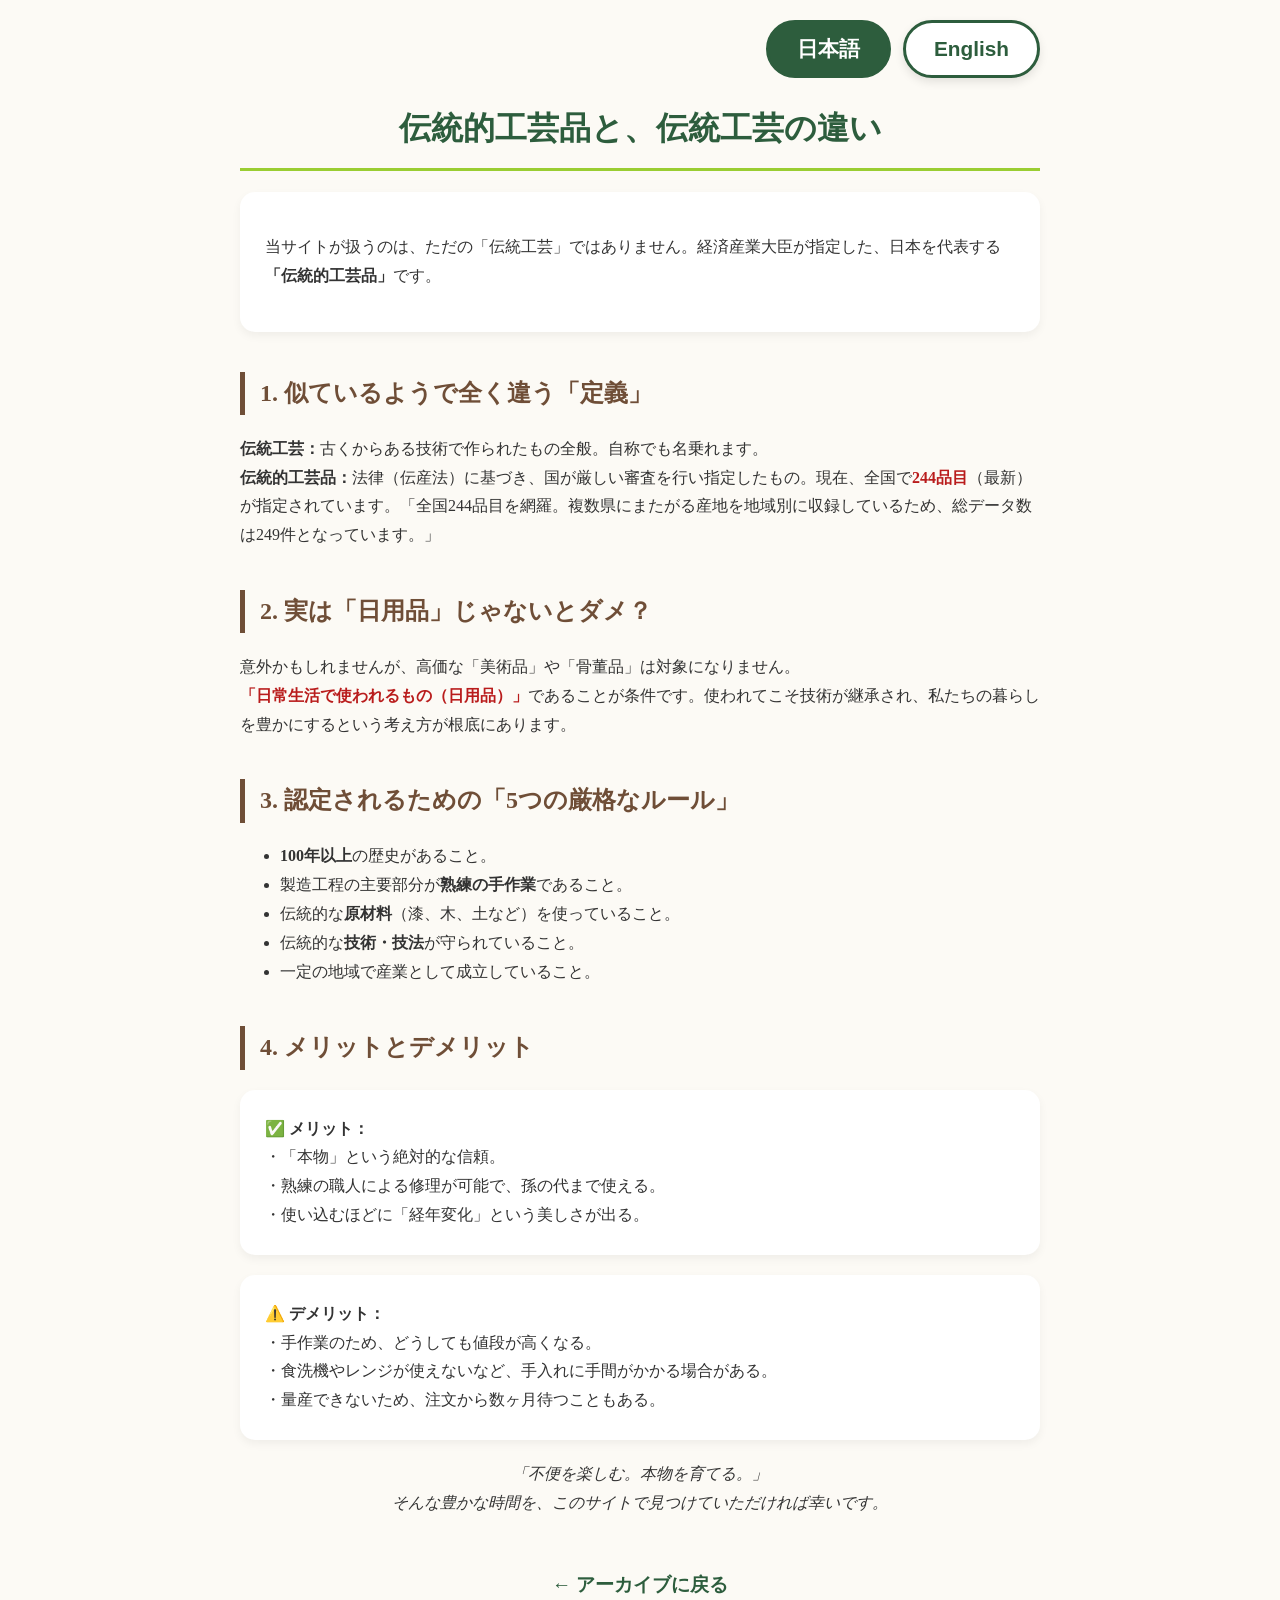
<file: concept.html>
<!DOCTYPE html>
<html lang="ja">
<head>
    <meta charset="UTF-8">
    <meta name="viewport" content="width=device-width, initial-scale=1.0">
    <title>伝統的工芸品とは？ - Cinq Étoile Craft</title>
    <style>
        body { font-family: "Hiragino Mincho ProN", serif; line-height: 1.8; color: #333; max-width: 800px; margin: 0 auto; padding: 40px 20px; background: #fcfaf5; position: relative; }
        
        /* 💡 言語切替ボタン（1.5倍サイズ） */
        .lang-switch {
            position: absolute;
            top: 20px;
            right: 20px;
            display: flex;
            gap: 12px;
        }
        .btn-lang {
            padding: 12px 28px;
            font-size: 1.3rem;
            border: 3px solid #2d5d3d;
            background: #fff;
            color: #2d5d3d;
            cursor: pointer;
            border-radius: 35px;
            font-weight: bold;
            transition: 0.2s;
            min-width: 90px;
            box-shadow: 0 4px 10px rgba(0,0,0,0.1);
        }
        .btn-lang.active {
            background: #2d5d3d;
            color: #fff;
            box-shadow: none;
        }

        h1 { color: #2d5d3d; border-bottom: 3px solid #9acd32; padding-bottom: 10px; text-align: center; margin-top: 60px; }
        h2 { color: #6f4e37; border-left: 5px solid #6f4e37; padding-left: 15px; margin-top: 40px; }
        .point-box { background: #fff; padding: 25px; border-radius: 15px; box-shadow: 0 4px 10px rgba(0,0,0,0.05); margin: 20px 0; }
        .important { color: #b91c1c; font-weight: bold; }
        .back-link { display: block; text-align: center; margin-top: 50px; color: #2d5d3d; font-weight: bold; text-decoration: none; font-size: 1.2rem; }

        @media (max-width: 600px) {
            .lang-switch { top: 10px; right: 10px; }
            .btn-lang { padding: 10px 22px; font-size: 1.1rem; min-width: 70px; }
            h1 { font-size: 1.5rem; margin-top: 80px; }
        }
    </style>
</head>
<body>
    <div class="lang-switch">
        <button class="btn-lang active" onclick="switchLang('ja')">日本語</button>
        <button class="btn-lang" onclick="switchLang('en')">English</button>
    </div>

    <h1 data-ja="伝統的工芸品と、伝統工芸の違い" data-en="Difference between 'Traditional Crafts' and 'Designated Traditional Crafts'">
        伝統的工芸品と、伝統工芸の違い
    </h1>

    <div class="point-box">
        <p data-ja="当サイトが扱うのは、ただの「伝統工芸」ではありません。経済産業大臣が指定した、日本を代表する<b>「伝統的工芸品」</b>です。" 
           data-en="This site doesn't just feature general 'Traditional Crafts.' We focus on <b>'Designated Traditional Crafts'</b> (Densanteki-Kogeihin), officially recognized by the Japanese Minister of METI.">
            当サイトが扱うのは、ただの「伝統工芸」ではありません。経済産業大臣が指定した、日本を代表する<b>「伝統的工芸品」</b>です。
        </p>
    </div>

    <h2 data-ja="1. 似ているようで全く違う「定義」" data-en="1. Definitions: Similar but Distinct">1. 似ているようで全く違う「定義」</h2>
    <p>
        <b data-ja="伝統工芸：" data-en="General Traditional Crafts:">伝統工芸：</b><span data-ja="古くからある技術で作られたもの全般。自称でも名乗れます。" data-en="Anything made with old techniques. It's a broad term with no legal restrictions.">古くからある技術で作られたもの全般。自称でも名乗れます。</span><br>
        <b data-ja="伝統的工芸品：" data-en="Designated Traditional Crafts:">伝統的工芸品：</b><span data-ja="法律（伝産法）に基づき、国が厳しい審査を行い指定したもの。現在、全国で<span class='important'>244品目</span>（最新）が指定されています。「全国244品目を網羅。複数県にまたがる産地を地域別に収録しているため、総データ数は249件となっています。」" 
              data-en="Items strictly screened and designated by the government under the 'Densan Law.' Currently, <span class='important'>244 items</span> (latest) are designated nationwide. Covering all 244 items with 249 total data points.">法律（伝産法）に基づき、国が厳しい審査を行い指定したもの。現在、全国で<span class="important">244品目</span>（最新）が指定されています。「全国244品目を網羅。複数県にまたがる産地を地域別に収録しているため、総データ数は249件となっています。」</span>
    </p>

    <h2 data-ja="2. 実は「日用品」じゃないとダメ？" data-en="2. Must be an 'Everyday Object'">2. 実は「日用品」じゃないとダメ？</h2>
    <p data-ja="意外かもしれませんが、高価な「美術品」や「骨董品」は対象になりません。<br><span class='important'>「日常生活で使われるもの（日用品）」</span>であることが条件です。使われてこそ技術が継承され、私たちの暮らしを豊かにするという考え方が根底にあります。"
       data-en="Surprisingly, expensive 'art pieces' or 'antiques' are not the focus. The condition is that they must be <span class='important'>'items used in daily life.'</span> The philosophy is that techniques are truly preserved and our lives enriched only when these items are actually used.">
        意外かもしれませんが、高価な「美術品」や「骨董品」は対象になりません。<br>
        <span class="important">「日常生活で使われるもの（日用品）」</span>であることが条件です。使われてこそ技術が継承され、私たちの暮らしを豊かにするという考え方が根底にあります。
    </p>

    <h2 data-ja="3. 認定されるための「5つの厳格なルール」" data-en="3. The Five Strict Rules for Designation">3. 認定されるための「5つの厳格なルール」</h2>
    <ul>
        <li data-ja="<b>100年以上</b>の歴史があること。" data-en="Must have a history of <b>over 100 years</b>."><b>100年以上</b>の歴史があること。</li>
        <li data-ja="製造工程の主要部分が<b>熟練の手作業</b>であること。" data-en="The main parts of the process must be <b>skilled handwork</b>.">製造工程の主要部分が<b>熟練の手作業</b>であること。</li>
        <li data-ja="伝統的な<b>原材料</b>（漆、木、土など）を使っていること。" data-en="Made with traditional <b>raw materials</b> (lacquer, wood, clay, etc.).">伝統的な<b>原材料</b>（漆、木、土など）を使っていること。</li>
        <li data-ja="伝統的な<b>技術・技法</b>が守られていること。" data-en="Traditional <b>skills and techniques</b> must be preserved.">伝統的な<b>技術・技法</b>が守られていること。</li>
        <li data-ja="一定の地域で産業として成立していること。" data-en="Must be established as an industry in a specific region.">一定の地域で産業として成立していること。</li>
    </ul>

    <h2 data-ja="4. メリットとデメリット" data-en="4. Pros and Cons">4. メリットとデメリット</h2>
    <div class="point-box">
        <b data-ja="✅ メリット：" data-en="✅ Pros:">✅ メリット：</b><br>
        <span data-ja="・「本物」という絶対的な信頼。<br>・熟練の職人による修理が可能で、孫の代まで使える。<br>・使い込むほどに「経年変化」という美しさが出る。" 
              data-en="- Absolute trust as an 'authentic' product.<br>- Repairable by skilled craftsmen, lasting for generations.<br>- Develops a beautiful 'aged patina' the more you use it.">
            ・「本物」という絶対的な信頼。<br>
            ・熟練の職人による修理が可能で、孫の代まで使える。<br>
            ・使い込むほどに「経年変化」という美しさが出る。
        </span>
    </div>
    <div class="point-box">
        <b data-ja="⚠️ デメリット：" data-en="⚠️ Cons:">⚠️ デメリット：</b><br>
        <span data-ja="・手作業のため、どうしても値段が高くなる。<br>・食洗機やレンジが使えないなど、手入れに手間がかかる場合がある。<br>・量産できないため、注文から数ヶ月待つこともある。"
              data-en="- Higher prices due to manual labor.<br>- May require care (e.g., no dishwashers or microwaves).<br>- Limited production may lead to several months of waiting.">
            ・手作業のため、どうしても値段が高くなる。<br>
            ・食洗機やレンジが使えないなど、手入れに手間がかかる場合がある。<br>
            ・量産できないため、注文から数ヶ月待つこともある。
        </span>
    </div>

    <p style="text-align: center; font-style: italic;" 
       data-ja="「不便を楽しむ。本物を育てる。」<br>そんな豊かな時間を、このサイトで見つけていただければ幸いです。" 
       data-en="'Enjoying inconvenience. Cultivating authenticity.'<br>We hope you find such enriching moments through this site.">
        「不便を楽しむ。本物を育てる。」<br>そんな豊かな時間を、このサイトで見つけていただければ幸いです。
    </p>

    <a href="index.html" class="back-link" data-ja="← アーカイブに戻る" data-en="← Back to Archive">← アーカイブに戻る</a>

    <script>
        function switchLang(lang) {
            // ボタンの見た目更新
            document.querySelectorAll('.btn-lang').forEach(btn => btn.classList.remove('active'));
            event.target.classList.add('active');

            // テキストの切り替え
            document.querySelectorAll('[data-ja]').forEach(el => {
                const text = el.getAttribute('data-' + lang);
                el.innerHTML = text;
            });
        }
    </script>
</body>
</html>
</file>
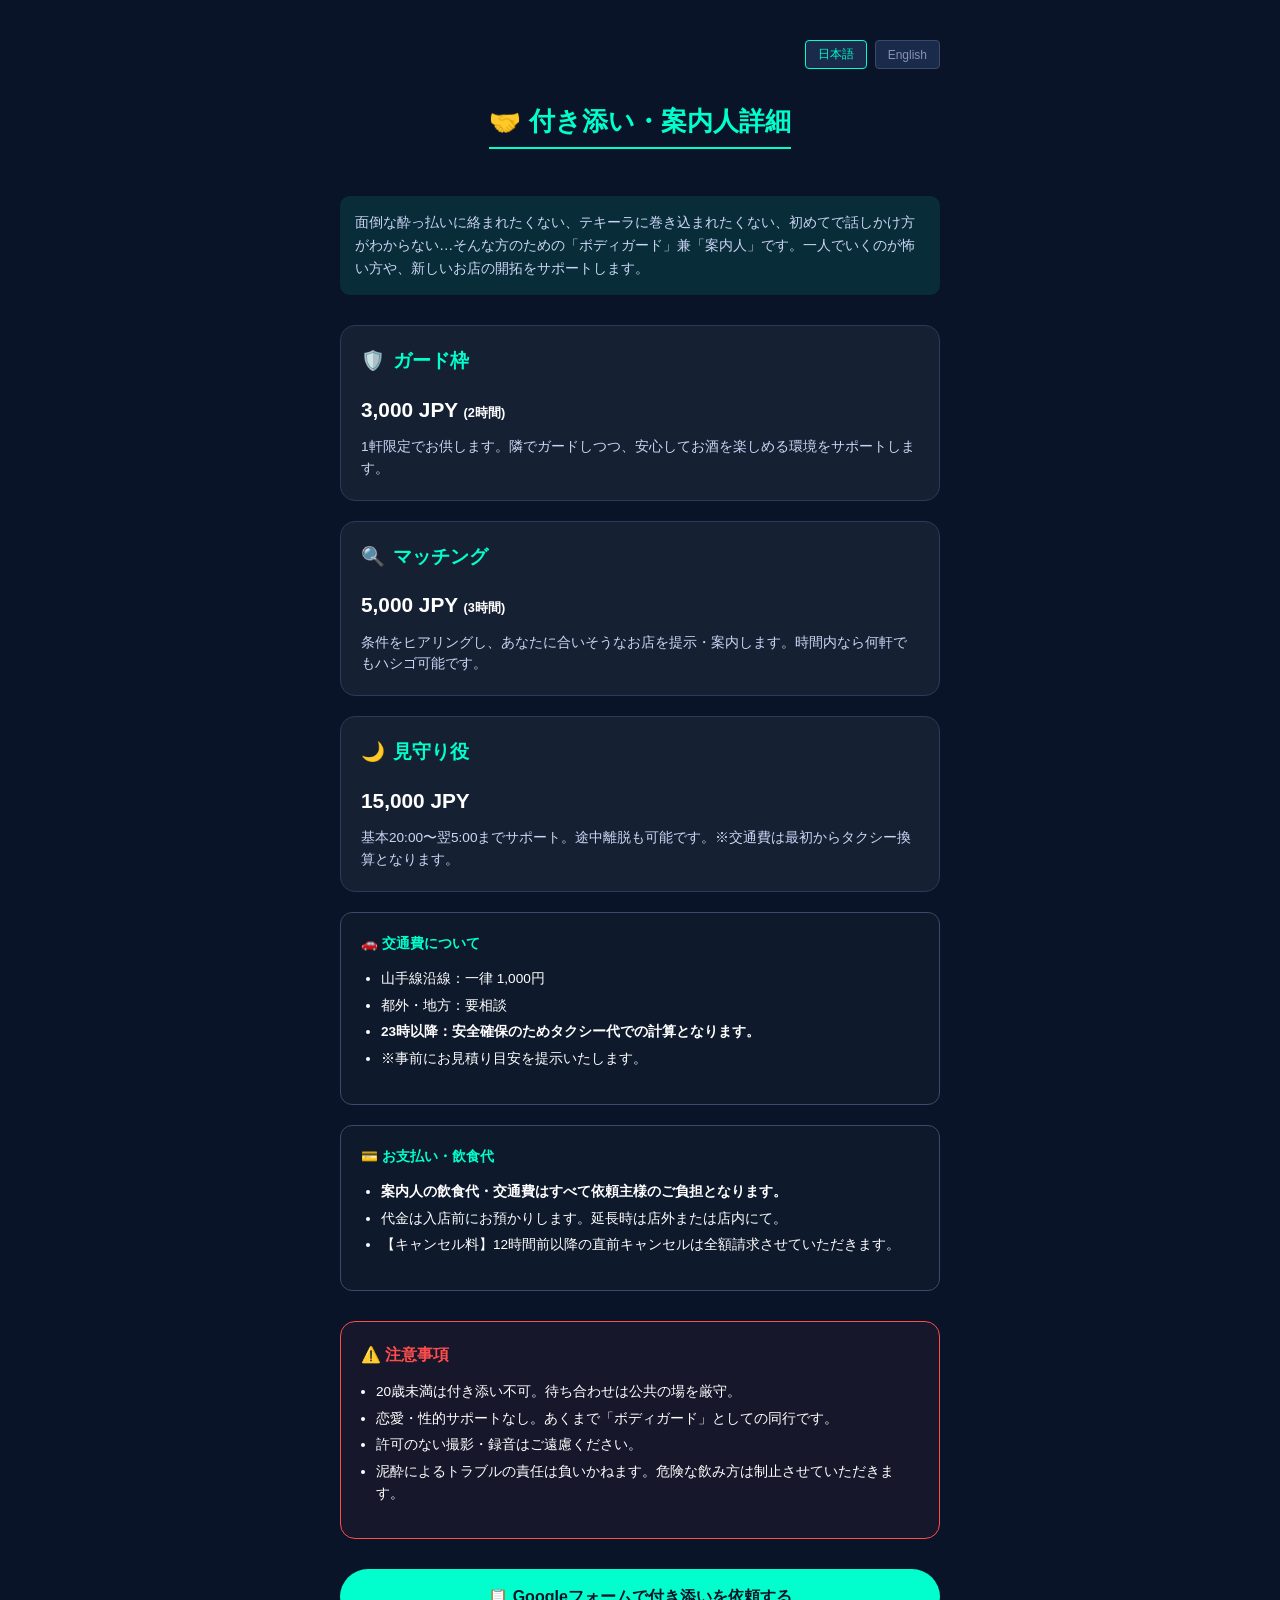
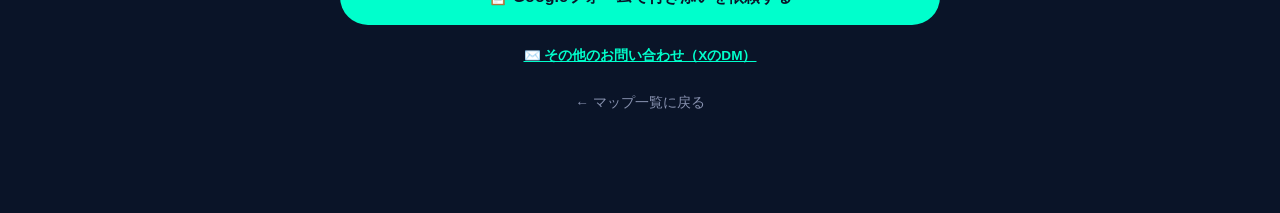
<file: guide.html>
<!DOCTYPE html>
<html lang="ja">
<head>
    <meta charset="UTF-8">
    <meta name="viewport" content="width=device-width, initial-scale=1.0">
    <title>付き添いプラン詳細 - Lesbian Bar Map JP</title>
    <style>
        /* --- 基本設定 --- */
        body { background-color: #0a1428; color: #ffffff; font-family: sans-serif; line-height: 1.6; margin: 0; padding: 0 0 100px 0; display: flex; flex-direction: column; align-items: center; }
        .container { width: 90%; max-width: 600px; margin-top: 40px; }
        
        /* 言語切り替え */
        .lang-switcher { text-align: right; width: 100%; margin-bottom: 15px; display: flex; justify-content: flex-end; gap: 8px; }
        .lang-btn { background: #1a2a4a; border: 1px solid #3a4a6a; color: #8892b0; cursor: pointer; border-radius: 4px; padding: 5px 12px; font-size: 0.75rem; }
        .lang-btn.active { border-color: #00ffcc; color: #00ffcc; }
        
        .lang-en { display: none; }
        body.en-mode .lang-jp { display: none; }
        body.en-mode .lang-en { display: inline; }
        body.en-mode .lang-en-block { display: block; }

        /* ヘッダー */
        .header { text-align: center; margin-bottom: 30px; }
        .header h1 { font-size: 1.6rem; color: #00ffcc; border-bottom: 2px solid #00ffcc; display: inline-block; padding-bottom: 5px; }
        .intro-text { font-size: 0.9rem; color: #ccd6f6; background: rgba(0, 255, 204, 0.1); padding: 15px; border-radius: 10px; margin-bottom: 30px; }

        /* プランセクション */
        .plan-grid { display: flex; flex-direction: column; gap: 20px; }
        .plan-card { background: rgba(255, 255, 255, 0.05); border: 1px solid #2a3a5a; border-radius: 15px; padding: 20px; position: relative; }
        .plan-card h2 { font-size: 1.2rem; color: #00ffcc; margin-top: 0; display: flex; align-items: center; gap: 8px; }
        .price-tag { font-size: 1.3rem; font-weight: bold; color: #ffffff; margin: 10px 0; }
        .plan-desc { font-size: 0.85rem; color: #ccd6f6; }

        /* 交通費・ルール */
        .info-section { background: rgba(255, 255, 255, 0.02); border: 1px solid #3a4a6a; border-radius: 12px; padding: 20px; margin-top: 20px; font-size: 0.85rem; }
        .info-title { font-weight: bold; color: #00ffcc; margin-bottom: 10px; display: block; }
        
        .warning-box { border: 1px solid #ff4d4d; background: rgba(255, 77, 77, 0.05); padding: 20px; border-radius: 15px; margin-top: 30px; font-size: 0.85rem; }
        .warning-box h2 { color: #ff4d4d; font-size: 1rem; margin-top: 0; }

        /* ボタン */
        .cta-btn { display: block; background: #00ffcc; color: #0a1428; text-decoration: none; text-align: center; padding: 15px; border-radius: 30px; font-weight: bold; margin-top: 30px; }
        .back-link { display: block; text-align: center; margin-top: 25px; color: #8892b0; text-decoration: none; font-size: 0.85rem; }
        
        ul { padding-left: 20px; }
        li { margin-bottom: 5px; }
    </style>
</head>
<body>

<div class="container">
    <div class="lang-switcher">
        <button id="btn-jp" class="lang-btn active" onclick="setLang('jp')">日本語</button>
        <button id="btn-en" class="lang-btn" onclick="setLang('en')">English</button>
    </div>

    <div class="header">
        <h1>
            <span class="lang-jp">🤝 付き添い・案内人詳細</span>
            <span class="lang-en">🤝 Escort & Guide Service</span>
        </h1>
    </div>

    <div class="intro-text">
        <span class="lang-jp">面倒な酔っ払いに絡まれたくない、テキーラに巻き込まれたくない、初めてで話しかけ方がわからない…そんな方のための「ボディガード」兼「案内人」です。一人でいくのが怖い方や、新しいお店の開拓をサポートします。</span>
        <span class="lang-en">Avoid unwanted attention, stay safe from excessive drinking, or just get help starting a conversation. I act as your "Bodyguard & Guide" for those who are nervous about going alone or want to explore new bars safely.</span>
    </div>

    <div class="plan-grid">
        <div class="plan-card">
            <h2>🛡️ <span class="lang-jp">ガード枠</span><span class="lang-en">Guard Plan</span></h2>
            <div class="price-tag">3,000 JPY <span style="font-size:0.8rem;"><span class="lang-jp">(2時間)</span><span class="lang-en">(2 hours)</span></span></div>
            <div class="plan-desc">
                <span class="lang-jp">1軒限定でお供します。隣でガードしつつ、安心してお酒を楽しめる環境をサポートします。</span>
                <span class="lang-en">Support for 1 shop. I'll sit with you to ensure a safe and comfortable environment.</span>
            </div>
        </div>

        <div class="plan-card">
            <h2>🔍 <span class="lang-jp">マッチング</span><span class="lang-en">Matching Plan</span></h2>
            <div class="price-tag">5,000 JPY <span style="font-size:0.8rem;"><span class="lang-jp">(3時間)</span><span class="lang-en">(3 hours)</span></span></div>
            <div class="plan-desc">
                <span class="lang-jp">条件をヒアリングし、あなたに合いそうなお店を提示・案内します。時間内なら何軒でもハシゴ可能です。</span>
                <span class="lang-en">I'll suggest and guide you to bars that fit your preferences. Multiple stops are okay within the time limit.</span>
            </div>
        </div>

        <div class="plan-card">
            <h2>🌙 <span class="lang-jp">見守り役</span><span class="lang-en">Overnight Watch</span></h2>
            <div class="price-tag">15,000 JPY</div>
            <div class="plan-desc">
                <span class="lang-jp">基本20:00〜翌5:00までサポート。途中離脱も可能です。※交通費は最初からタクシー換算となります。</span>
                <span class="lang-en">Full support from 20:00 to 5:00. Early leave is okay. *Travel expenses calculated at taxi rates from the start.</span>
            </div>
        </div>
    </div>

    <div class="info-section">
        <span class="info-title">🚗 <span class="lang-jp">交通費について</span><span class="lang-en">Travel Expenses</span></span>
        <ul>
            <li><span class="lang-jp">山手線沿線：一律 1,000円</span><span class="lang-en">Yamanote Line area: Flat 1,000 JPY</span></li>
            <li><span class="lang-jp">都外・地方：要相談</span><span class="lang-en">Outside Tokyo/Local: Negotiable</span></li>
            <li><strong><span class="lang-jp">23時以降：安全確保のためタクシー代での計算となります。</span><span class="lang-en">After 23:00: Calculated at taxi rates for safety.</span></strong></li>
            <li><span class="lang-jp">※事前にお見積り目安を提示いたします。</span><span class="lang-en">*Estimated cost will be provided in advance.</span></li>
        </ul>
    </div>

    <div class="info-section">
        <span class="info-title">💳 <span class="lang-jp">お支払い・飲食代</span><span class="lang-en">Payment & Drinks</span></span>
        <ul>
            <li><strong><span class="lang-jp">案内人の飲食代・交通費はすべて依頼主様のご負担となります。</span><span class="lang-en">Client covers all of the guide's drink and travel expenses.</span></strong></li>
            <li><span class="lang-jp">代金は入店前にお預かりします。延長時は店外または店内にて。</span><span class="lang-en">Payment is required before entering the shop.</span></li>
            <li><span class="lang-jp">【キャンセル料】12時間前以降の直前キャンセルは全額請求させていただきます。</span><span class="lang-en">[Cancellation] Full charge if cancelled within 12 hours of the appointment.</span></li>
        </ul>
    </div>

    <div class="warning-box">
        <h2>⚠️ <span class="lang-jp">注意事項</span><span class="lang-en">Notes</span></h2>
        <ul style="padding-left:15px;">
            <li><span class="lang-jp">20歳未満は付き添い不可。待ち合わせは公共の場を厳守。</span><span class="lang-en">No minors under 20. Meetings must be in public places.</span></li>
            <li><span class="lang-jp">恋愛・性的サポートなし。あくまで「ボディガード」としての同行です。</span><span class="lang-en">No romantic/sexual support. I am there as a "Bodyguard."</span></li>
            <li><span class="lang-jp">許可のない撮影・録音はご遠慮ください。</span><span class="lang-en">No filming/recording without permission.</span></li>
            <li><span class="lang-jp">泥酔によるトラブルの責任は負いかねます。危険な飲み方は制止させていただきます。</span><span class="lang-en">I am not responsible for trouble caused by intoxication. Dangerous drinking will be stopped.</span></li>
        </ul>
    </div>

    <a href="https://docs.google.com/forms/d/e/1FAIpQLSfFImnEyesEpfDGiIKEKtAN0BDzaHj9LPaelxO8pa9IdrjdJg/viewform?usp=header" target="_blank" class="cta-btn">
        <span class="lang-jp">📋 Googleフォームで付き添いを依頼する</span>
        <span class="lang-en">📋 Request via Google Form</span>
    </a>

    <a href="https://x.com/412357siki" target="_blank" class="back-link" style="color: #00ffcc; text-decoration: underline; margin-top: 20px; font-weight: bold;">
        <span class="lang-jp">✉️ その他のお問い合わせ（XのDM）</span>
        <span class="lang-en">✉️ Other Inquiries (X DM)</span>
    </a>
    
    <a href="index.html" class="back-link">
        <span class="lang-jp">← マップ一覧に戻る</span>
        <span class="lang-en">← Back to Map</span>
    </a>
</div>

<script>
    function setLang(lang) {
        document.body.classList.toggle('en-mode', lang === 'en');
        document.getElementById('btn-jp').classList.toggle('active', lang === 'jp');
        document.getElementById('btn-en').classList.toggle('active', lang === 'en');
    }
</script>

</body>
</html>
</file>
